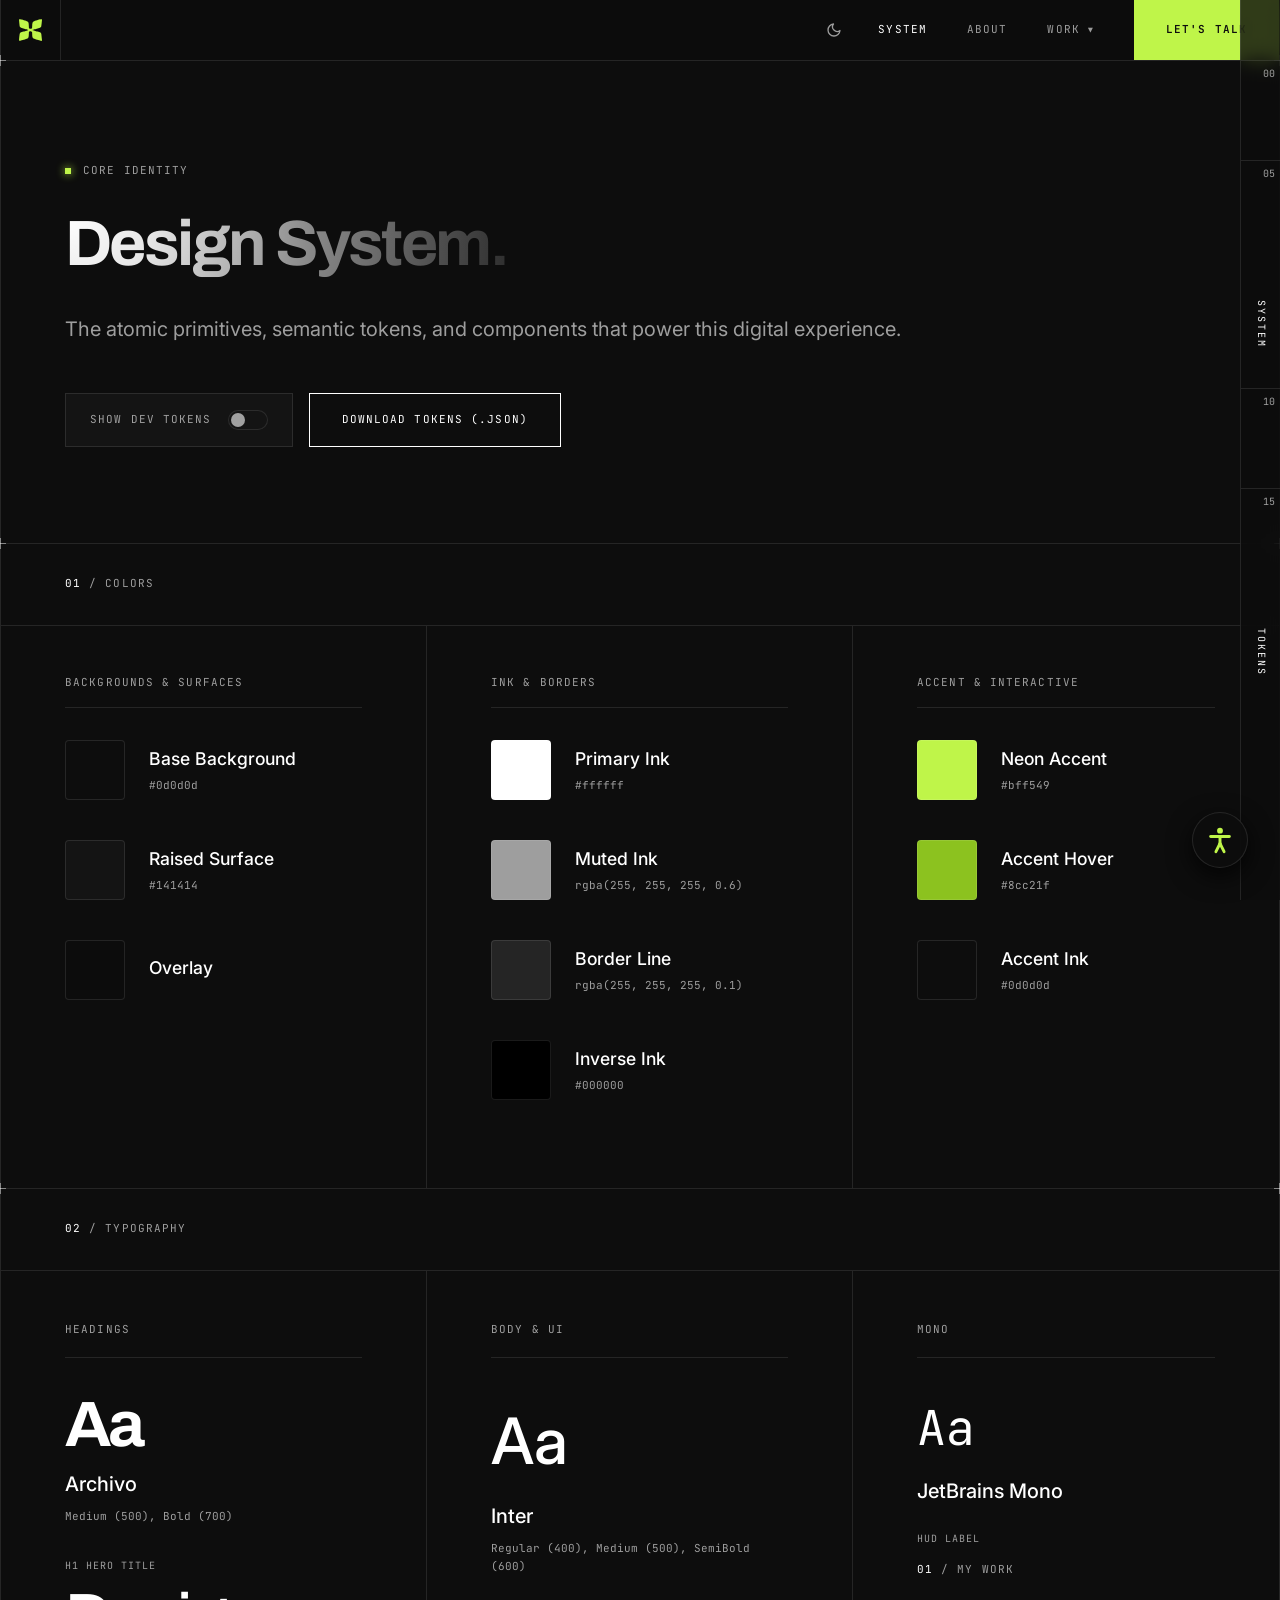
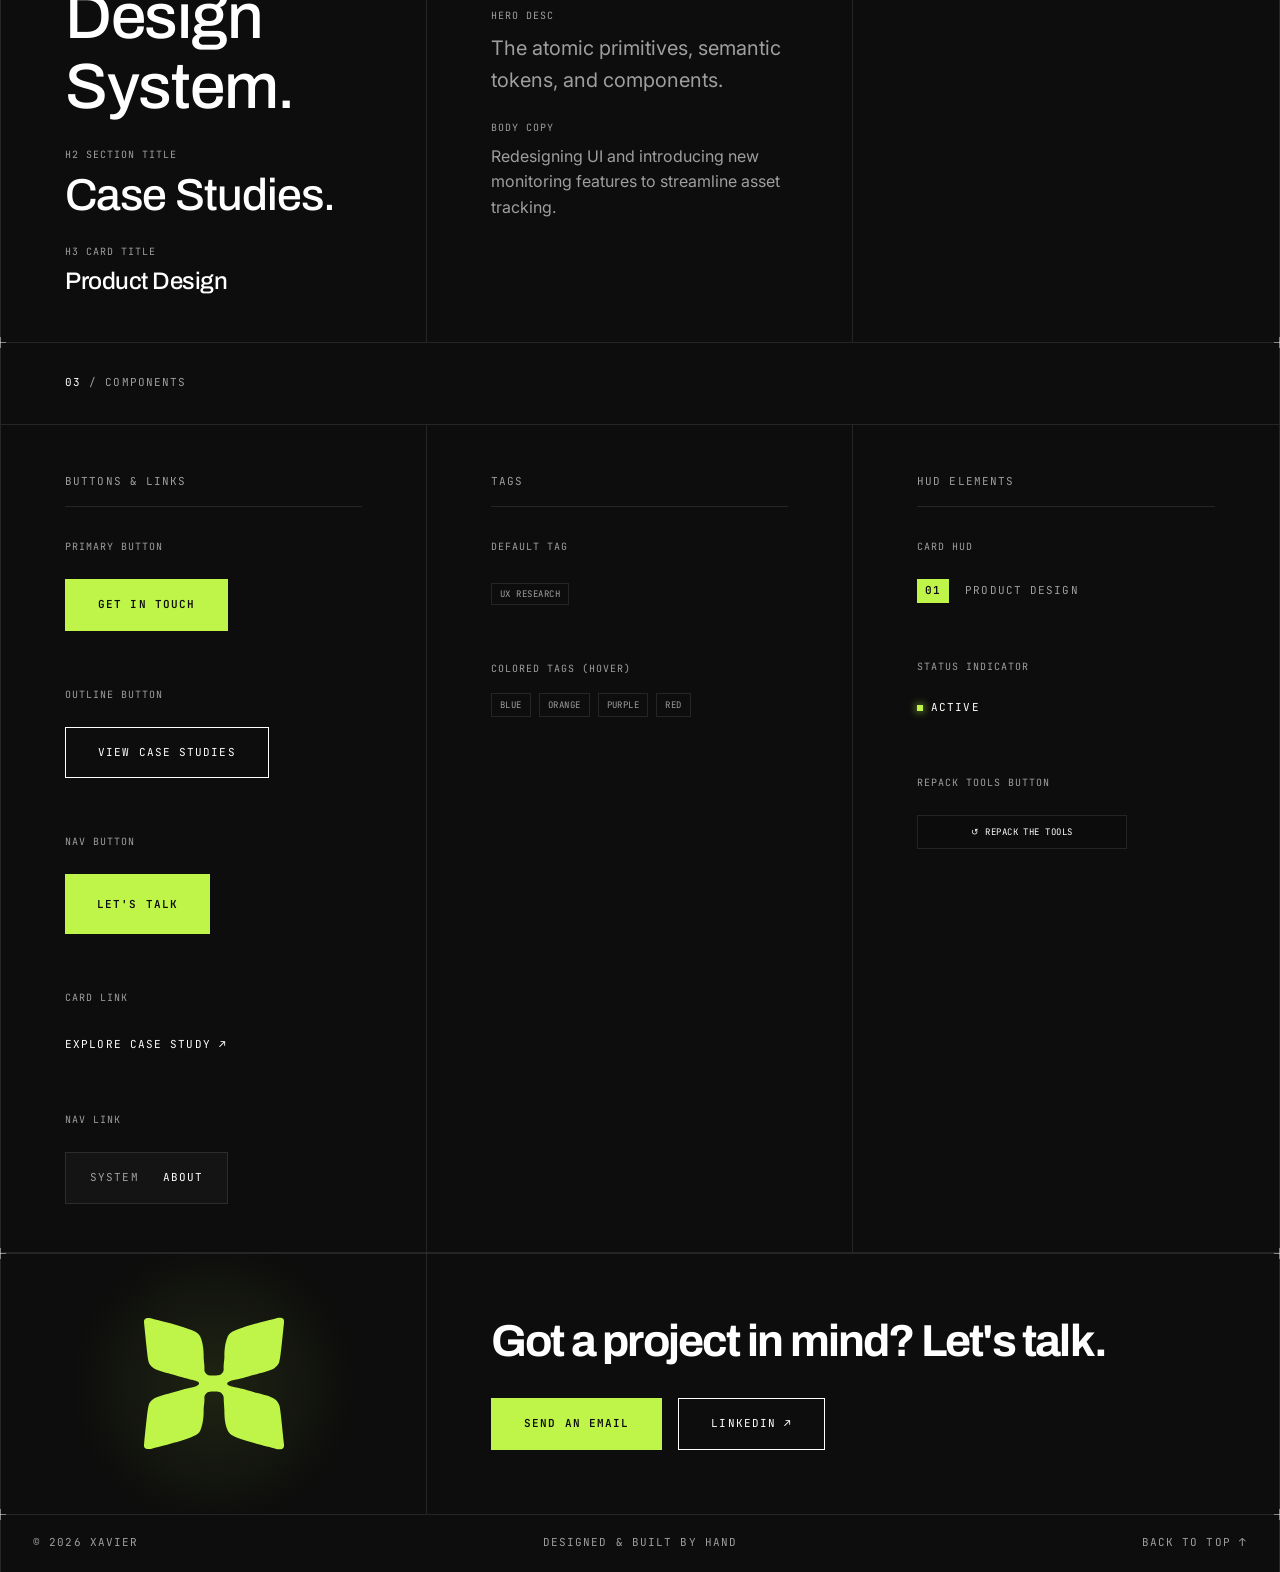
<file: design-system.html>
<!DOCTYPE html>
<html lang="en">

<head>
    <meta charset="UTF-8">
    <meta name="viewport" content="width=device-width, initial-scale=1.0">
    <title>Design System | Xavier</title>
    <link rel="icon" type="image/svg+xml" href="assets/xlogo.svg">

    <!-- Google Fonts -->
    <link rel="preconnect" href="https://fonts.googleapis.com">
    <link rel="preconnect" href="https://fonts.gstatic.com" crossorigin>
    <link
        href="https://fonts.googleapis.com/css2?family=Archivo:wght@400;500;700&family=Inter:wght@400;500;600&family=JetBrains+Mono:wght@400;500&display=swap"
        rel="stylesheet">

    <link rel="stylesheet" href="style.css">
</head>

<body>

    <!-- Right HUD Ruler -->
    <div class="hud-ruler">
        <div class="ruler-tick"><span>00</span></div>
        <div class="ruler-tick"><span>05</span></div>
        <div class="ruler-text">SYSTEM</div>
        <div class="ruler-tick"><span>10</span></div>
        <div class="ruler-tick"><span>15</span></div>
        <div class="ruler-text">TOKENS</div>
    </div>

    <div class="site-wrapper">

        <!-- Navigation -->
        <nav class="top-nav draw-line-bottom">
            <a href="index.html" class="nav-brand" aria-label="Xavier — home">
                <img src="assets/xlogo.svg" alt="Xavier" class="nav-logo">
            </a>
            <div class="nav-links">
                <button class="theme-toggle-btn" id="theme-toggle" aria-label="Toggle theme">
                    <svg class="sun-icon" xmlns="http://www.w3.org/2000/svg" width="16" height="16" viewBox="0 0 24 24" fill="none" stroke="currentColor" stroke-width="2" stroke-linecap="round" stroke-linejoin="round"><circle cx="12" cy="12" r="5"></circle><line x1="12" y1="1" x2="12" y2="3"></line><line x1="12" y1="21" x2="12" y2="23"></line><line x1="4.22" y1="4.22" x2="5.64" y2="5.64"></line><line x1="18.36" y1="18.36" x2="19.78" y2="19.78"></line><line x1="1" y1="12" x2="3" y2="12"></line><line x1="21" y1="12" x2="23" y2="12"></line><line x1="4.22" y1="19.78" x2="5.64" y2="18.36"></line><line x1="18.36" y1="5.64" x2="19.78" y2="4.22"></line></svg>
                    <svg class="moon-icon" xmlns="http://www.w3.org/2000/svg" width="16" height="16" viewBox="0 0 24 24" fill="none" stroke="currentColor" stroke-width="2" stroke-linecap="round" stroke-linejoin="round"><path d="M21 12.79A9 9 0 1 1 11.21 3 7 7 0 0 0 21 12.79z"></path></svg>
                </button>
                <a href="design-system.html" class="nav-text active">SYSTEM</a>
                <a href="index.html#about" class="nav-text">ABOUT</a>

                <div class="dropdown-wrapper">
                    <a href="index.html#work" class="nav-text dropdown-toggle">WORK <span class="chevron">▼</span></a>
                    <div class="dropdown-menu">
                        <a href="index.html#case1">Kahi v2.0 Redesign</a>
                        <a href="index.html#case2">AI-Powered Web Delivery</a>
                        <a href="index.html#case3">Headless Design System</a>
                    </div>
                </div>

                <a href="index.html#contact" class="btn-primary">LET'S TALK</a>
            </div>
        </nav>

        <!-- Hero Section -->
        <section class="ds-hero draw-line-bottom">
            <div class="ds-hero-content">
                <div class="hud-label" style="gap: 0.75rem;">
                    <span class="status-dot"></span>
                    <span class="hud-title">CORE IDENTITY</span>
                </div>
                <h1 class="hero-title" style="margin-bottom: 2rem;">Design System.</h1>
                <p class="hero-desc">
                    The atomic primitives, semantic tokens, and components that power this digital experience.
                </p>

                <div style="display: flex; align-items: stretch; gap: 1rem; margin-top: 3rem;">
                    <div class="ds-toggle-wrapper" style="margin-top: 0; display: flex; align-items: center;">
                        <div class="hud-subtitle" style="margin-bottom: 0;">SHOW DEV TOKENS</div>
                        <label class="a11y-toggle">
                            <input type="checkbox" id="ds-token-toggle">
                            <span class="a11y-slider"></span>
                        </label>
                    </div>
                    <a href="tokens.json" download="tokens.json" class="btn btn-outline"
                        style="display: inline-flex; align-items: center;">DOWNLOAD TOKENS (.JSON)</a>
                </div>
            </div>
        </section>

        <!-- Colors -->
        <section class="ds-section draw-line-bottom">
            <div class="section-header">
                <div class="hud-label">
                    <span class="hud-number">01</span>
                    <span class="hud-divider">/</span>
                    <span class="hud-title">COLORS</span>
                </div>
            </div>

            <div class="ds-grid">
                <div class="ds-column border-right">
                    <div class="ds-subheading">Backgrounds & Surfaces</div>
                    <div class="color-swatch-wrapper">
                        <div class="color-swatch" style="background: var(--bg); border: 1px solid var(--line);"></div>
                        <div class="color-info">
                            <div class="color-name">Base Background</div>
                            <div class="color-hex" data-var="--bg">#0D0D0D</div>
                        </div>
                        <div class="ds-token" data-token="color.background.base"></div>
                    </div>
                    <div class="color-swatch-wrapper">
                        <div class="color-swatch" style="background: var(--bg-raised); border: 1px solid var(--line);">
                        </div>
                        <div class="color-info">
                            <div class="color-name">Raised Surface</div>
                            <div class="color-hex" data-var="--bg-raised">#141414</div>
                        </div>
                        <div class="ds-token" data-token="color.background.raised"></div>
                    </div>
                    <div class="color-swatch-wrapper">
                        <div class="color-swatch" style="background: rgba(13, 13, 13, 0.6); border: 1px solid var(--line);">
                        </div>
                        <div class="color-info">
                            <div class="color-name">Overlay</div>
                            <div class="color-hex" data-var="--bg-overlay">rgba(13, 13, 13, 0.6)</div>
                        </div>
                        <div class="ds-token" data-token="color.background.overlay"></div>
                    </div>
                </div>

                <div class="ds-column border-right">
                    <div class="ds-subheading">Ink & Borders</div>
                    <div class="color-swatch-wrapper">
                        <div class="color-swatch" style="background: var(--ink);"></div>
                        <div class="color-info">
                            <div class="color-name">Primary Ink</div>
                            <div class="color-hex" data-var="--ink">#FFFFFF</div>
                        </div>
                        <div class="ds-token" data-token="color.ink.primary"></div>
                    </div>
                    <div class="color-swatch-wrapper">
                        <div class="color-swatch" style="background: var(--ink-muted);"></div>
                        <div class="color-info">
                            <div class="color-name">Muted Ink</div>
                            <div class="color-hex" data-var="--ink-muted">rgba(255, 255, 255, 0.6)</div>
                        </div>
                        <div class="ds-token" data-token="color.ink.muted"></div>
                    </div>
                    <div class="color-swatch-wrapper">
                        <div class="color-swatch" style="background: var(--line);"></div>
                        <div class="color-info">
                            <div class="color-name">Border Line</div>
                            <div class="color-hex" data-var="--line">rgba(255, 255, 255, 0.1)</div>
                        </div>
                        <div class="ds-token" data-token="color.border.line"></div>
                    </div>
                    <div class="color-swatch-wrapper">
                        <div class="color-swatch" style="background: #000000; border: 1px solid var(--line);"></div>
                        <div class="color-info">
                            <div class="color-name">Inverse Ink</div>
                            <div class="color-hex" data-var="--ink-inverse">#000000</div>
                        </div>
                        <div class="ds-token" data-token="color.ink.inverse"></div>
                    </div>
                </div>

                <div class="ds-column">
                    <div class="ds-subheading">Accent & Interactive</div>
                    <div class="color-swatch-wrapper">
                        <div class="color-swatch" style="background: var(--accent);"></div>
                        <div class="color-info">
                            <div class="color-name">Neon Accent</div>
                            <div class="color-hex" data-var="--accent">#BFF549</div>
                        </div>
                        <div class="ds-token" data-token="color.accent.base"></div>
                    </div>
                    <div class="color-swatch-wrapper">
                        <div class="color-swatch" style="background: var(--accent-hover);"></div>
                        <div class="color-info">
                            <div class="color-name">Accent Hover</div>
                            <div class="color-hex" data-var="--accent-hover">#8CC21F</div>
                        </div>
                        <div class="ds-token" data-token="color.accent.hover"></div>
                    </div>
                    <div class="color-swatch-wrapper">
                        <div class="color-swatch" style="background: var(--accent-ink);"></div>
                        <div class="color-info">
                            <div class="color-name">Accent Ink</div>
                            <div class="color-hex" data-var="--accent-ink">#0D0D0D</div>
                        </div>
                        <div class="ds-token" data-token="color.accent.ink"></div>
                    </div>
                </div>
            </div>
        </section>

        <!-- Typography -->
        <section class="ds-section draw-line-bottom">
            <div class="section-header">
                <div class="hud-label">
                    <span class="hud-number">02</span>
                    <span class="hud-divider">/</span>
                    <span class="hud-title">TYPOGRAPHY</span>
                </div>
            </div>

            <div class="ds-grid">
                <div class="ds-column border-right type-col">
                    <div class="ds-subheading">Headings <div class="ds-token ds-token-inline"
                            data-token="typography.fontFamily.display"></div>
                    </div>
                    <div class="type-specimen">
                        <div class="type-preview"
                            style="font-family: var(--font-display); font-size: 4rem; font-weight: 700; line-height: 1.1; letter-spacing: -0.04em;">
                            Aa</div>
                        <div class="type-name">Archivo</div>
                        <div class="type-weights">Medium (500), Bold (700)</div>

                        <div class="type-example" style="margin-top: 2rem;">
                            <div class="type-label">H1 HERO TITLE</div>
                            <h1 style="font-size: clamp(3rem, 5vw, 4.5rem);">Design System.</h1>
                        </div>
                        <div class="type-example" style="margin-top: 1.5rem;">
                            <div class="type-label">H2 SECTION TITLE</div>
                            <h2 style="font-size: clamp(2rem, 3.5vw, 3rem);">Case Studies.</h2>
                        </div>
                        <div class="type-example" style="margin-top: 1.5rem;">
                            <div class="type-label">H3 CARD TITLE</div>
                            <h3 style="font-size: 1.5rem;">Product Design</h3>
                        </div>
                    </div>
                </div>

                <div class="ds-column border-right type-col">
                    <div class="ds-subheading">Body & UI <div class="ds-token ds-token-inline"
                            data-token="typography.fontFamily.body"></div>
                    </div>
                    <div class="type-specimen">
                        <div class="type-preview"
                            style="font-family: var(--font-body); font-size: 4rem; font-weight: 500;">Aa</div>
                        <div class="type-name">Inter</div>
                        <div class="type-weights">Regular (400), Medium (500), SemiBold (600)</div>

                        <div class="type-example" style="margin-top: 2rem;">
                            <div class="type-label">HERO DESC</div>
                            <p style="font-size: 1.25rem; color: var(--ink-muted);">The atomic primitives, semantic
                                tokens, and components.</p>
                        </div>
                        <div class="type-example" style="margin-top: 1.5rem;">
                            <div class="type-label">BODY COPY</div>
                            <p style="font-size: 1rem; color: var(--ink-muted);">Redesigning UI and introducing new
                                monitoring features to streamline asset tracking.</p>
                        </div>
                    </div>
                </div>

                <div class="ds-column type-col">
                    <div class="ds-subheading">Mono <div class="ds-token ds-token-inline"
                            data-token="typography.fontFamily.mono"></div>
                    </div>

                    <div class="type-specimen" style="margin-bottom: 2.5rem;">
                        <div class="type-preview" style="font-family: var(--font-mono); font-size: 3rem;">Aa</div>
                        <div class="type-name">JetBrains Mono</div>

                        <div class="type-example" style="margin-top: 1.5rem;">
                            <div class="type-label">HUD LABEL</div>
                            <div class="hud-label" style="margin-bottom:0;"><span class="hud-number">01</span><span
                                    class="hud-divider">/</span><span class="hud-title">MY WORK</span></div>
                        </div>
                    </div>
                </div>
            </div>
        </section>

        <!-- Components -->
        <section class="ds-section">
            <div class="section-header">
                <div class="hud-label">
                    <span class="hud-number">03</span>
                    <span class="hud-divider">/</span>
                    <span class="hud-title">COMPONENTS</span>
                </div>
            </div>

            <div class="ds-grid">
                <div class="ds-column border-right">
                    <div class="ds-subheading">Buttons & Links</div>
                    <div class="component-showcase">
                        <div class="comp-item">
                            <div class="type-label">PRIMARY BUTTON</div>
                            <div style="margin-top: 1rem; position: relative; display: inline-block;">
                                <a href="#" class="btn btn-filled" onclick="event.preventDefault()">GET IN TOUCH</a>
                                <div class="ds-token ds-token-comp" data-token="component.button.primary"></div>
                            </div>
                        </div>
                        <div class="comp-item" style="margin-top: 3.5rem;">
                            <div class="type-label">OUTLINE BUTTON</div>
                            <div style="margin-top: 1rem; position: relative; display: inline-block;">
                                <a href="#" class="btn btn-outline" onclick="event.preventDefault()">VIEW CASE
                                    STUDIES</a>
                                <div class="ds-token ds-token-comp" data-token="component.button.outline"></div>
                            </div>
                        </div>
                        <div class="comp-item" style="margin-top: 3.5rem;">
                            <div class="type-label">NAV BUTTON</div>
                            <div style="margin-top: 1rem; position: relative; display: inline-block;">
                                <a href="#" class="btn-primary" style="display: inline-flex; height: 60px;"
                                    onclick="event.preventDefault()">LET'S TALK</a>
                                <div class="ds-token ds-token-comp" data-token="component.button.nav"></div>
                            </div>
                        </div>
                        <div class="comp-item" style="margin-top: 3.5rem;">
                            <div class="type-label">CARD LINK</div>
                            <div style="margin-top: 1rem; position: relative; display: inline-block;">
                                <a href="#" class="card-link" onclick="event.preventDefault()">EXPLORE CASE STUDY ↗</a>
                                <div class="ds-token ds-token-comp" data-token="component.link.card"></div>
                            </div>
                        </div>
                        <div class="comp-item" style="margin-top: 3.5rem;">
                            <div class="type-label">NAV LINK</div>
                            <div style="margin-top: 1rem; position: relative; display: inline-block;">
                                <div class="nav-links"
                                    style="display: flex; gap: 1.5rem; background: var(--bg-raised); padding: 1rem 1.5rem; border: 1px solid var(--line);">
                                    <a href="#" class="nav-text" onclick="event.preventDefault()">SYSTEM</a>
                                    <a href="#" class="nav-text active" onclick="event.preventDefault()">ABOUT</a>
                                </div>
                                <div class="ds-token ds-token-comp" data-token="component.link.nav"></div>
                            </div>
                        </div>
                    </div>
                </div>

                <div class="ds-column border-right">
                    <div class="ds-subheading">Tags</div>
                    <div class="component-showcase">
                        <div class="comp-item">
                            <div class="type-label">DEFAULT TAG</div>
                            <div style="margin-top: 1rem; position: relative; display: inline-block;">
                                <span class="tag">UX RESEARCH</span>
                                <div class="ds-token ds-token-comp" data-token="component.tag.default"></div>
                            </div>
                        </div>
                        <div class="comp-item" style="margin-top: 3.5rem;">
                            <div class="type-label">COLORED TAGS (HOVER)</div>
                            <div
                                style="margin-top: 1rem; position: relative; display: flex; gap: 0.5rem; flex-wrap: wrap;">
                                <span class="tag" data-color="blue">BLUE</span>
                                <span class="tag" data-color="orange">ORANGE</span>
                                <span class="tag" data-color="purple">PURPLE</span>
                                <span class="tag" data-color="red">RED</span>
                                <div class="ds-token ds-token-comp" style="width:fit-content;"
                                    data-token="component.tag.colored"></div>
                            </div>
                        </div>
                    </div>
                </div>

                <div class="ds-column">
                    <div class="ds-subheading">HUD Elements</div>
                    <div class="component-showcase">
                        <div class="comp-item">
                            <div class="type-label">CARD HUD</div>
                            <div style="margin-top: 1rem; position: relative; display: inline-block;">
                                <div class="card-hud" style="margin-bottom:0;">
                                    <span class="card-num bg-accent">01</span>
                                    <span class="card-category">PRODUCT DESIGN</span>
                                </div>
                                <div class="ds-token ds-token-comp" data-token="component.hud.card"></div>
                            </div>
                        </div>
                        <div class="comp-item" style="margin-top: 3.5rem;">
                            <div class="type-label">STATUS INDICATOR</div>
                            <div
                                style="margin-top: 1rem; position: relative; display: inline-flex; align-items: center; gap: 0.5rem;">
                                <span class="status-dot"></span>
                                <span class="hud-subtitle" style="color:var(--ink);">ACTIVE</span>
                                <div class="ds-token ds-token-comp" data-token="component.hud.status"></div>
                            </div>
                        </div>
                        <div class="comp-item" style="margin-top: 3.5rem;">
                            <div class="type-label">REPACK TOOLS BUTTON</div>
                            <div style="margin-top: 1rem; position: relative; display: inline-block;">
                                <button type="button" class="box-hud__repack"
                                    style="opacity: 1; transform: translateY(0); position: relative; pointer-events: auto; width: 210px; height: 34px;">↺
                                    REPACK THE TOOLS</button>
                                <div class="ds-token ds-token-comp" data-token="component.hud.repack"></div>
                            </div>
                        </div>
                    </div>
                </div>
            </div>
        </section>

        <!-- Footer -->
        <footer id="contact" class="site-footer" style="margin-top: 0; border-top: 1px solid var(--line);">
            <div class="footer-mark border-right">
                <img src="assets/xlogo.svg" alt="Xavier logo mark" class="footer-logo">
            </div>
            <div class="footer-main">
                <h2 class="footer-title">Got a project in mind? Let's talk.</h2>
                <div class="hero-ctas">
                    <a href="mailto:hello@example.com" class="btn btn-filled">SEND AN EMAIL</a>
                    <a href="#" class="btn btn-outline">LINKEDIN ↗</a>
                </div>
            </div>
            <div class="footer-bottom">
                <span>© 2026 XAVIER</span>
                <span>DESIGNED &amp; BUILT BY HAND</span>
                <a href="#" class="back-to-top" id="back-to-top">BACK TO TOP ↑</a>
            </div>
        </footer>
    </div>

    <!-- Accessibility HUD -->
    <div class="a11y-fab-wrapper">
        <div class="a11y-menu" id="a11y-menu">
            <div class="a11y-menu-header">Accessibility</div>
            <label class="a11y-toggle">
                <span>Large Text</span>
                <input type="checkbox" id="a11y-large-text-toggle">
                <span class="a11y-slider"></span>
            </label>
        </div>
        <button class="a11y-fab" id="a11y-fab" aria-label="Accessibility Options">
            <svg viewBox="0 0 24 24" width="28" height="28" stroke="currentColor" stroke-width="2.5" stroke-linecap="round" stroke-linejoin="round" fill="none">
                <circle cx="12" cy="4" r="2.5" fill="currentColor" stroke="none"></circle>
                <path d="M12 9v6"></path>
                <path d="M4 9h16"></path>
                <path d="M12 15l-3.5 7"></path>
                <path d="M12 15l3.5 7"></path>
            </svg>
        </button>
    </div>

    <script>
        // Token Toggle Logic
        const tokenToggle = document.getElementById('ds-token-toggle');
        tokenToggle.addEventListener('change', (e) => {
            if (e.target.checked) {
                document.body.classList.add('show-tokens');
            } else {
                document.body.classList.remove('show-tokens');
            }
        });

        // Accessibility FAB logic
        const a11yFab = document.getElementById('a11y-fab');
        const a11yMenu = document.getElementById('a11y-menu');
        const a11yLargeTextToggle = document.getElementById('a11y-large-text-toggle');

        if (a11yFab && a11yMenu) {
            a11yFab.addEventListener('click', () => {
                a11yMenu.classList.toggle('is-open');
            });

            // Close menu when clicking outside
            document.addEventListener('click', (e) => {
                if (!a11yFab.contains(e.target) && !a11yMenu.contains(e.target)) {
                    a11yMenu.classList.remove('is-open');
                }
            });
        }

        if (a11yLargeTextToggle) {
            const currentA11y = localStorage.getItem('a11y-large-text') === 'true';
            if (currentA11y) {
                document.body.classList.add('a11y-large-text');
                a11yLargeTextToggle.checked = true;
            }

            a11yLargeTextToggle.addEventListener('change', (e) => {
                if (e.target.checked) {
                    document.body.classList.add('a11y-large-text');
                    localStorage.setItem('a11y-large-text', 'true');
                } else {
                    document.body.classList.remove('a11y-large-text');
                    localStorage.setItem('a11y-large-text', 'false');
                }
            });
        }

        // Header interactive title from index.js
        const heroTitle = document.querySelector('.hero-title');
        if (heroTitle) {
            heroTitle.addEventListener('mousemove', (e) => {
                const rect = heroTitle.getBoundingClientRect();
                const x = ((e.clientX - rect.left) / rect.width) * 100;
                const y = ((e.clientY - rect.top) / rect.height) * 100;
                heroTitle.style.setProperty('--gx', `${x}%`);
                heroTitle.style.setProperty('--gy', `${y}%`);
            });
            heroTitle.addEventListener('mouseleave', () => {
                heroTitle.style.setProperty('--gx', '0%');
                heroTitle.style.setProperty('--gy', '0%');
            });
        }

        // Fade in elements on scroll
        const revealElements = document.querySelectorAll('.ds-section');
        const revealOptions = {
            threshold: 0.1,
            rootMargin: "0px 0px -50px 0px"
        };
        const revealObserver = new IntersectionObserver(function (entries, observer) {
            entries.forEach(entry => {
                if (!entry.isIntersecting) return;
                entry.target.classList.add('visible');
                observer.unobserve(entry.target);
            });
        }, revealOptions);
        revealElements.forEach(el => revealObserver.observe(el));

        // Theme Toggle Logic
        const themeToggle = document.getElementById('theme-toggle');
        const currentTheme = localStorage.getItem('theme') || 'dark';

        function updateHexCodes() {
            const hexElements = document.querySelectorAll('.color-hex[data-var]');
            hexElements.forEach(el => {
                const varName = el.getAttribute('data-var');
                let val = getComputedStyle(document.documentElement).getPropertyValue(varName).trim();
                
                // If it's the rgba one for --ink-muted or --line
                if (val.includes('var(--ink-rgb)')) {
                    const rgb = getComputedStyle(document.documentElement).getPropertyValue('--ink-rgb').trim();
                    val = val.replace('var(--ink-rgb)', rgb);
                }
                
                el.textContent = val;
                
                // Update swatch backgrounds if they are inline styled to something specific?
                // Actually the swatches are already styled with `var(--varName)` in HTML, so they update automatically!
            });
        }
        
        function updateLogos(theme) {
            const logos = document.querySelectorAll('img[src*="xlogo"]');
            logos.forEach(logo => {
                if (theme === 'light') {
                    logo.src = logo.src.replace('xlogo.svg', 'xlogo-light.svg');
                } else {
                    logo.src = logo.src.replace('xlogo-light.svg', 'xlogo.svg');
                }
            });
        }

        if (currentTheme === 'light') {
            document.documentElement.setAttribute('data-theme', 'light');
            updateLogos('light');
        }

        // Initial call - wait until after theme is set
        updateHexCodes();
        
        themeToggle.addEventListener('click', () => {
            // Add transition class for smooth theme switching
            document.documentElement.classList.add('theme-transition');
            
            let theme = document.documentElement.getAttribute('data-theme');
            if (theme === 'light') {
                document.documentElement.removeAttribute('data-theme');
                localStorage.setItem('theme', 'dark');
                updateLogos('dark');
            } else {
                document.documentElement.setAttribute('data-theme', 'light');
                localStorage.setItem('theme', 'light');
                updateLogos('light');
            }
            
            // Remove transition class after the transition finishes (400ms)
            setTimeout(() => {
                document.documentElement.classList.remove('theme-transition');
                updateHexCodes();
            }, 400);
        });
    </script>
</body>

</html>
</file>
<file: style.css>
:root {
    /* Colors */
    --bg: #0d0d0d;
    --bg-raised: #141414;
    --ink: #ffffff;
    --ink-muted: rgba(var(--ink-rgb), 0.6);
    --line: rgba(var(--ink-rgb), 0.1);
    --accent: #bff549;
    /* The neon lime green */
    --accent-hover: #8cc21f;
    --accent-ink: #0d0d0d;
    /* Dark text on green background */
    
    --bg-rgb: 13, 13, 13;
    --ink-rgb: 255, 255, 255;
    --accent-rgb: 191, 245, 73;
    --ink-inverse: #000000;
    --brand-white: #ffffff;

    /* Typography */
    --font-display: 'Archivo', sans-serif;
    --font-body: 'Inter', sans-serif;
    --font-mono: 'JetBrains Mono', monospace;
    /* Spacing */
    --ruler-width: 40px;
}

[data-theme="light"] {
    --bg: #f5f5f5;
    --bg-raised: #ffffff;
    --ink: #000000;
    --ink-muted: rgba(var(--ink-rgb), 0.6);
    --line: rgba(var(--ink-rgb), 0.1);
    --accent: #4b8c00;
    --accent-hover: #376600;
    --accent-ink: #ffffff;

    --bg-rgb: 245, 245, 245;
    --ink-rgb: 0, 0, 0;
    --accent-rgb: 75, 140, 0;
    --ink-inverse: #ffffff;
    --brand-white: #000000;
}

[data-theme="light"] .hero-title {
    background: radial-gradient(circle farthest-corner at var(--gx) var(--gy),
            #000000 0%,
            #333333 20%,
            #8a8a8a 55%,
            #cccccc 100%);
    -webkit-background-clip: text;
}

* {
    box-sizing: border-box;
    margin: 0;
    padding: 0;
}

html {
    scroll-behavior: smooth;
}

body {
    background-color: var(--bg);
    color: var(--ink);
    font-family: var(--font-body);
    line-height: 1.6;
    overflow-x: hidden;
    cursor: crosshair;
}

* {
    cursor: crosshair !important;
}

::selection {
    background-color: var(--accent);
    color: var(--accent-ink);
}

/* Base Typography */
h1,
h2,
h3,
h4 {
    font-family: var(--font-display);
    font-weight: 500;
    line-height: 1.1;
    letter-spacing: -0.02em;
}

/* Removed .serif-text */

a {
    color: inherit;
    text-decoration: none;
}

/* =========================================
   HUD RULER SCROLLBAR 
   ========================================= */
.hud-ruler {
    position: fixed;
    top: 0;
    right: 0;
    width: var(--ruler-width);
    height: 100vh;
    border-left: 1px solid var(--line);
    background: rgba(var(--bg-rgb), 0.8);
    backdrop-filter: blur(10px);
    z-index: 100;
    display: flex;
    flex-direction: column;
    align-items: center;
    padding-top: 60px;
    font-family: var(--font-mono);
    font-size: 10px;
    color: var(--ink-muted);
}

.ruler-tick {
    width: 100%;
    position: relative;
    height: 100px;
    border-top: 1px solid var(--line);
}

.ruler-tick span {
    position: absolute;
    top: 5px;
    right: 5px;
}

.ruler-text {
    writing-mode: vertical-rl;
    text-transform: uppercase;
    letter-spacing: 0.2em;
    margin: 40px 0;
    color: var(--ink);
}

/* =========================================
   LAYOUT WRAPPER & STRUCTURAL LINES
   ========================================= */
.site-wrapper {
    margin: 0 auto;
    border-left: 1px solid var(--line);
    border-right: 1px solid var(--line);
    max-width: 1400px;
    background-color: var(--bg);
    position: relative;
}

.draw-line-bottom {
    position: relative;
}

.draw-line-bottom::after {
    content: '';
    position: absolute;
    bottom: -1px;
    /* Align perfectly with the border */
    left: 50%;
    transform: translateX(-50%);
    width: 100vw;
    height: 1px;
    background-color: var(--line);
    z-index: 1;
    pointer-events: none;
}

/* "+" registration marks where full-bleed lines cross the column borders.
   11px marks centred on the 1px line + 1px wrapper border. */
.draw-line-bottom::before,
.site-footer::after,
.footer-bottom::after {
    content: '';
    position: absolute;
    left: -6px;
    right: -6px;
    height: 11px;
    pointer-events: none;
    z-index: 2;
    --mark: rgba(var(--ink-rgb), 0.45);
    background:
        linear-gradient(var(--mark), var(--mark)) left center / 11px 1px no-repeat,
        linear-gradient(var(--mark), var(--mark)) 5px 0 / 1px 11px no-repeat,
        linear-gradient(var(--mark), var(--mark)) right center / 11px 1px no-repeat,
        linear-gradient(var(--mark), var(--mark)) right 5px top 0 / 1px 11px no-repeat;
}

.draw-line-bottom::before {
    bottom: -6px;
}

.site-footer::after,
.footer-bottom::after {
    top: -5px;
}

/* Utilities */
.border-right {
    border-right: 1px solid var(--line);
}

.grid-2 {
    display: grid;
    grid-template-columns: 1fr 1fr;
}

.grid-3 {
    display: grid;
    grid-template-columns: repeat(3, 1fr);
}

/* =========================================
   HUD LABELS (Top left of sections)
   ========================================= */
.hud-label {
    display: inline-flex;
    align-items: center;
    font-family: var(--font-mono);
    font-size: 11px;
    letter-spacing: 0.1em;
    text-transform: uppercase;
    color: var(--ink-muted);
    margin-bottom: 2rem;
}

.hud-number {
    color: var(--ink);
}

.hud-divider {
    margin: 0 0.5rem;
}

.hud-title {
    color: var(--ink-muted);
}

/* =========================================
   NAVIGATION 
   ========================================= */
.top-nav {
    display: flex;
    justify-content: space-between;
    align-items: stretch;
    height: 60px;
    background: rgba(var(--bg-rgb), 0.9);
    backdrop-filter: blur(10px);
    position: sticky;
    top: 0;
    z-index: 50;
}

.nav-brand {
    aspect-ratio: 1 / 1;
    padding: 0;
    justify-content: center;
    display: flex;
    align-items: center;
    border-right: 1px solid var(--line);
    transition: background 0.2s ease;
}

.nav-brand:hover {
    background: rgba(var(--ink-rgb), 0.03);
}

.nav-logo {
    height: 22px;
    width: auto;
    display: block;
}

.nav-links {
    display: flex;
    align-items: stretch;
    gap: 2.5rem;
}

.nav-links>a.nav-text,
.dropdown-wrapper>a.nav-text {
    display: flex;
    align-items: center;
    font-family: var(--font-mono);
    font-size: 11px;
    letter-spacing: 0.1em;
    text-transform: uppercase;
    color: var(--ink-muted);
    transition: color 0.2s ease;
    cursor: pointer;
}

.nav-links>a.nav-text:hover,
.dropdown-wrapper>a.nav-text:hover,
.dropdown-wrapper:hover>a.nav-text {
    color: var(--ink);
}

.nav-links>a.nav-text.active,
.dropdown-wrapper>a.nav-text.active {
    color: var(--ink);
}

.btn-primary {
    display: inline-flex;
    align-items: center;
    justify-content: center;
    padding: 0 2rem;
    background: var(--accent);
    color: var(--accent-ink);
    font-weight: 600;
    font-family: var(--font-mono);
    font-size: 11px;
    letter-spacing: 0.1em;
    text-transform: uppercase;
    transition: background 0.2s ease;
    text-decoration: none;
    border: none;
    cursor: pointer;
}

.btn-primary:hover {
    background: var(--accent-hover);
}

.dropdown-wrapper {
    position: relative;
    display: flex;
    align-items: stretch;
}

.chevron {
    font-size: 8px;
    margin-left: 0.5rem;
    transition: transform 0.2s ease;
}

.dropdown-wrapper:hover .chevron {
    transform: rotate(180deg);
}

.dropdown-menu {
    position: absolute;
    top: 100%;
    left: 50%;
    transform: translateX(-50%) translateY(10px);
    background: rgba(var(--bg-rgb), 0.95);
    backdrop-filter: blur(10px);
    border: 1px solid var(--line);
    min-width: 220px;
    display: flex;
    flex-direction: column;
    opacity: 0;
    visibility: hidden;
    transition: all 0.2s ease;
    z-index: 100;
}

.dropdown-wrapper:hover .dropdown-menu {
    opacity: 1;
    visibility: visible;
    transform: translateX(-50%) translateY(0);
}

.dropdown-menu a {
    padding: 1rem;
    font-family: var(--font-mono);
    font-size: 11px;
    letter-spacing: 0.1em;
    color: var(--ink-muted);
    text-transform: uppercase;
    border-bottom: 1px solid var(--line);
    transition: all 0.2s ease;
    white-space: nowrap;
    display: block;
}

.dropdown-menu a:last-child {
    border-bottom: none;
}

.dropdown-menu a:hover {
    background: var(--ink);
    color: var(--bg);
}

/* =========================================
   HERO SECTION 
   ========================================= */
.hero {
    /* Reduce hero height so marquee is visible above the fold */
    min-height: calc(100vh - 60px - 73px);
    /* 100vh - nav - tools strip */
    /* 2fr/1fr = same boundary as the 2nd/3rd case-card divider,
       so the vertical line runs continuously down the page */
    grid-template-columns: 2fr 1fr;
}

.hero-content {
    padding: 4rem;
    display: flex;
    flex-direction: column;
    justify-content: center;
}

.hero-title {
    font-size: clamp(3rem, 5vw, 4.5rem);
    margin-bottom: 1.5rem;
    color: var(--ink);
    font-family: var(--font-display);
    font-weight: 700;
    letter-spacing: -0.04em;
    line-height: 1;
    cursor: default;
    width: fit-content;
    padding-bottom: 0.08em;
    /* keep descenders inside the clipped gradient */

    /* White top-left -> dark bottom-right; origin follows the cursor */
    background: radial-gradient(circle farthest-corner at var(--gx) var(--gy),
            #ffffff 0%,
            #e6e6e6 20%,
            #8a8a8a 55%,
            #2e2e2e 100%);
    -webkit-background-clip: text;
    background-clip: text;
    -webkit-text-fill-color: transparent;
    color: transparent;
    transition: --gx 0.35s ease-out, --gy 0.35s ease-out;
}

@property --gx {
    syntax: '<percentage>';
    inherits: false;
    initial-value: 0%;
}

@property --gy {
    syntax: '<percentage>';
    inherits: false;
    initial-value: 0%;
}

.hero-text-wrapper {
    width: fit-content;
    max-width: 100%;
}

.hero-top-row {
    display: flex;
    justify-content: space-between;
    align-items: center;
    margin-bottom: 2rem;
    width: 100%;
}

.hint-wrapper {
    display: flex;
    align-items: center;
    gap: 12px;
}

.hero-desc {
    font-size: 1.25rem;
    color: var(--ink-muted);
    max-width: 90%;
}

.hero-ctas {
    display: flex;
    gap: 1rem;
    margin-top: 2.5rem;
}

.btn {
    font-family: var(--font-mono);
    font-size: 11px;
    letter-spacing: 0.1em;
    padding: 1rem 2rem;
    text-transform: uppercase;
    transition: all 0.2s ease;
    cursor: pointer;
    border: 1px solid transparent;
    display: inline-flex;
    align-items: center;
    justify-content: center;
    background-color: transparent;
}

.btn-sm {
    padding: 0.75rem 1.5rem;
    font-size: 10px;
}

.btn-outline {
    border-color: var(--ink);
    color: var(--ink);
}

.btn-outline:hover {
    background-color: var(--ink);
    color: var(--ink-inverse);
}

.btn-filled {
    background-color: var(--accent);
    color: var(--accent-ink);
    font-weight: 600;
}

.btn-filled:hover {
    background-color: var(--accent-hover);
}

.hero-visual {
    position: relative;
    display: flex;
    align-items: center;
    justify-content: center;
    padding: 4rem;
    min-height: 400px;
}

/* =========================================
   HERO TOOLBOX (physics — see hero-physics.js)
   ========================================= */
.phys-stage {
    position: absolute;
    inset: 0;
    z-index: 3;
    pointer-events: none;
    /* hit-testing happens in JS so buttons stay clickable */
    opacity: 0;
    /* Box dimensions — overwritten by JS to match the physics body */
    --bw: 210px;
    --bh: 170px;
    --bd: 150px;
    --bf: 68px;
    --logo: 40px;
}

.phys-stage.is-ready {
    animation: fadeIn 1s ease-out 0.6s forwards;
}

.box-layer {
    position: absolute;
    left: 0;
    top: 0;
    width: 0;
    height: 0;
    will-change: transform;
}

.box-layer--back {
    z-index: 1;
}

.phys-logos {
    position: absolute;
    inset: 0;
    z-index: 2;
}

.box-layer--front {
    z-index: 3;
}

/* Glow that travels with the box */
.box-glow {
    position: absolute;
    width: 560px;
    height: 560px;
    left: -280px;
    top: -280px;
    border-radius: 50%;
    background: radial-gradient(circle, rgba(var(--accent-rgb), 0.25) 0%, rgba(var(--accent-rgb), 0.1) 40%, transparent 70%);
}

.box-3d {
    position: absolute;
    left: 0;
    top: 0;
    width: 0;
    height: 0;
    transform-style: preserve-3d;
    transform: perspective(1100px) rotateX(-18deg) rotateY(14deg);
}

.box-face,
.box-flap {
    position: absolute;
    left: calc(var(--fw) / -2);
    top: calc(var(--fh) / -2);
    width: var(--fw);
    height: var(--fh);
    border: 1px solid rgba(var(--accent-rgb), 0.8);
    background: rgba(var(--accent-rgb), 0.05);
    /* Glassy faint green */
    box-shadow: inset 0 0 30px rgba(var(--accent-rgb), 0.25), 0 0 20px rgba(var(--accent-rgb), 0.2);
}

.box-face--front {
    --fw: var(--bw);
    --fh: var(--bh);
    transform: translateZ(calc(var(--bd) / 2));
    background: linear-gradient(160deg, rgba(var(--accent-rgb), 0.2) 0%, rgba(var(--accent-rgb), 0.05) 45%, rgba(var(--accent-rgb), 0.15) 100%);
}

.box-face--back {
    --fw: var(--bw);
    --fh: var(--bh);
    transform: translateZ(calc(var(--bd) / -2));
}

.box-face--left {
    --fw: var(--bd);
    --fh: var(--bh);
    transform: translateX(calc(var(--bw) / -2)) rotateY(-90deg);
}

.box-face--right {
    --fw: var(--bd);
    --fh: var(--bh);
    transform: translateX(calc(var(--bw) / 2)) rotateY(90deg);
}

.box-face--bottom {
    --fw: var(--bw);
    --fh: var(--bd);
    transform: translateY(calc(var(--bh) / 2)) rotateX(90deg);
    background: rgba(var(--accent-rgb), 0.08);
    box-shadow: inset 0 0 40px rgba(var(--accent-rgb), 0.25);
}

/* Open cardboard-style flaps, hinged on the top edges and folded outward */
.box-flap {
    transform-origin: 50% 100%;
    background: linear-gradient(to top, rgba(var(--accent-rgb), 0.08), rgba(var(--accent-rgb), 0.02));
}

.box-flap--front {
    --fw: var(--bw);
    --fh: var(--bf);
    transform: translate3d(0, calc(var(--bh) / -2 - var(--bf) / 2), calc(var(--bd) / 2)) rotateX(-38deg);
}

.box-flap--back {
    --fw: var(--bw);
    --fh: var(--bf);
    transform: translate3d(0, calc(var(--bh) / -2 - var(--bf) / 2), calc(var(--bd) / -2)) rotateX(38deg);
}

.box-flap--left {
    --fw: var(--bd);
    --fh: var(--bf);
    transform: translate3d(calc(var(--bw) / -2), calc(var(--bh) / -2 - var(--bf) / 2), 0) rotateY(90deg) rotateX(38deg);
}

.box-flap--right {
    --fw: var(--bd);
    --fh: var(--bf);
    transform: translate3d(calc(var(--bw) / 2), calc(var(--bh) / -2 - var(--bf) / 2), 0) rotateY(90deg) rotateX(-38deg);
}

/* Logos — wrapper carries the glow (filters run before masks), <i> is the masked glyph */
.phys-logo {
    position: absolute;
    left: 0;
    top: 0;
    width: var(--logo);
    height: var(--logo);
    will-change: transform;
    filter: drop-shadow(0 0 6px rgba(var(--accent-rgb), 0.55));
}

.phys-logo i {
    position: absolute;
    inset: 8%;
    background-color: var(--accent);
    -webkit-mask: var(--icon) center / contain no-repeat;
    mask: var(--icon) center / contain no-repeat;
    transition: transform 0.2s ease, background-color 0.2s ease;
}

.phys-logo.is-hover i {
    transform: scale(1.12);
}

.phys-logo.is-held i {
    transform: scale(1.18);
    background-color: #dcff8a;
}

/* Grab cursors (set from JS hit-testing) */
.hero.is-grab,
.hero.is-grab * {
    cursor: grab !important;
}

body.is-grabbing,
body.is-grabbing * {
    cursor: grabbing !important;
    user-select: none;
    -webkit-user-select: none;
}

/* Hint / repack control under the box */
.box-hud {
    position: absolute;
    left: 50%;
    bottom: 2.25rem;
    transform: translateX(-50%);
    width: 210px;
    height: 34px;
    opacity: 0;
    transition: opacity 0.4s ease;
}

.hero.phys-on .box-hud {
    opacity: 1;
}

.box-hud__repack {
    position: absolute;
    inset: 0;
    display: flex;
    align-items: center;
    justify-content: center;
    gap: 0.6rem;
    font-family: var(--font-mono);
    font-size: 9px;
    letter-spacing: 0.05em;
    white-space: nowrap;
    transition: opacity 0.3s ease, transform 0.3s ease, color 0.2s ease, border-color 0.2s ease, background-color 0.2s ease;
}

.box-hud__hint {
    color: var(--ink-muted);
    font-family: var(--font-mono);
    font-size: 9px;
    letter-spacing: 0.05em;
    white-space: nowrap;
    transition: opacity 0.3s ease, color 0.2s ease;
}

.hero.is-used .box-hud__hint {
    color: rgba(var(--ink-rgb), 0.35);
}

.box-hud__repack {
    background: rgba(var(--bg-rgb), 0.6);
    border: 1px solid var(--line);
    color: var(--ink);
    cursor: pointer;
    opacity: 0;
    transform: translateY(6px);
    pointer-events: none;
}

.box-hud__repack:hover {
    border-color: var(--ink);
    color: var(--ink);
}

.box-hud.is-spilled .box-hud__repack {
    opacity: 1;
    transform: translateY(0);
    pointer-events: auto;
}

.grab-hint-arrow {
    width: 120px;
    color: var(--line);
    opacity: 1;
    transition: opacity 0.4s ease;
    pointer-events: none;
}

.hero.is-spilled .box-hud__hint,
.hero.is-spilled .grab-hint-arrow {
    opacity: 0;
}

/* =========================================
   TOOLS MARQUEE
   ========================================= */
.tools-strip {
    display: grid;
    grid-template-columns: 1fr 2fr;
    /* label aligns with first card column */
    height: 72px;
}

.tools-label {
    display: flex;
    align-items: center;
    gap: 0.75rem;
    padding: 0 2rem;
    font-family: var(--font-mono);
    font-size: 11px;
    letter-spacing: 0.1em;
    color: var(--ink);
    white-space: nowrap;
}

.status-dot {
    width: 6px;
    height: 6px;
    background: var(--accent);
    box-shadow: 0 0 8px var(--accent);
    flex-shrink: 0;
    animation: pulse 2s ease-in-out infinite;
}

@keyframes pulse {

    0%,
    100% {
        opacity: 1;
    }

    50% {
        opacity: 0.3;
    }
}

.marquee {
    display: flex;
    overflow: hidden;
    /* Fade the edges so tools glide in/out */
    -webkit-mask-image: linear-gradient(to right, transparent, #000 8%, #000 92%, transparent);
    mask-image: linear-gradient(to right, transparent, #000 8%, #000 92%, transparent);
}

.marquee-track {
    display: flex;
    flex-shrink: 0;
    list-style: none;
    animation: marquee 15s linear infinite;
    /* Speed up from 30s to 15s */
}

/* .marquee:hover .marquee-track {
    animation-play-state: paused;
} */

@keyframes marquee {
    from {
        transform: translateX(0);
    }

    to {
        transform: translateX(-100%);
    }
}

.tool {
    display: flex;
    align-items: center;
    gap: 0.75rem;
    padding: 0 2rem;
    height: 100%;
    border-right: 1px solid var(--line);
    color: rgba(var(--ink-rgb), 0.35);
    transition: color 0.25s ease, background 0.25s ease;
    cursor: default;
}

.tool-icon {
    width: 22px;
    height: 22px;
    flex-shrink: 0;
    background-color: currentColor;
    -webkit-mask: var(--icon) center / contain no-repeat;
    mask: var(--icon) center / contain no-repeat;
    transition: background-color 0.25s ease;
}

.tool-name {
    font-family: var(--font-mono);
    font-size: 11px;
    letter-spacing: 0.1em;
    white-space: nowrap;
}

.tool:hover {
    color: var(--ink);
    background: rgba(var(--ink-rgb), 0.03);
}

.tool:hover .tool-icon {
    background-color: var(--brand);
}

@media (prefers-reduced-motion: reduce) {
    .marquee-track {
        animation: none;
    }
}

/* =========================================
   WORK / CASE STUDIES SECTION
   ========================================= */
.work-section {
    /* No bottom border needed, handled by draw-line-bottom if needed */
}

.section-header {
    padding: 2rem 4rem;
    display: flex;
    justify-content: space-between;
    align-items: center;
    /* Contained rule: stops at the wrapper edges, unlike full-bleed section lines */
    border-bottom: 1px solid var(--line);
}

.section-header .hud-label {
    margin-bottom: 0;
}

.hud-subtitle {
    font-family: var(--font-mono);
    font-size: 11px;
    letter-spacing: 0.1em;
    color: var(--ink-muted);
}

.case-card {
    padding: 2rem;
    display: flex;
    flex-direction: column;
    transition: background 0.25s ease;
}

.case-card:hover {
    background: rgba(var(--ink-rgb), 0.03);
}

.card-hud {
    display: flex;
    align-items: center;
    gap: 1rem;
    font-family: var(--font-mono);
    font-size: 11px;
    letter-spacing: 0.1em;
    margin-bottom: 1.5rem;
}

.card-num {
    padding: 0.2rem 0.5rem;
    color: var(--accent-ink);
    font-weight: 600;
}

.card-num.bg-accent {
    background-color: var(--accent);
}

.card-category {
    color: var(--ink-muted);
}

.card-image-placeholder {
    width: 100%;
    aspect-ratio: 16/9;
    background: var(--bg-raised);
    border: 1px solid var(--line);
    margin-bottom: 1.5rem;
    display: flex;
    align-items: center;
    justify-content: center;
    font-size: 3rem;
}

.card-title {
    font-size: 1.5rem;
    margin-bottom: 1rem;
    color: var(--ink);
}

.card-desc {
    color: var(--ink-muted);
    font-size: 0.95rem;
    margin-bottom: 1.5rem;
    flex-grow: 1;
}

.card-tags {
    display: flex;
    flex-wrap: wrap;
    gap: 0.5rem;
    margin-bottom: 1.5rem;
}

/* =========================================
   SCROLL REVEAL ANIMATIONS
   ========================================= */
.reveal, .ds-section {
    opacity: 0;
    transform: translateY(30px);
    transition: opacity 0.8s ease-out, transform 0.8s ease-out, background-color 0.25s ease, background 0.25s ease;
    transition-delay: var(--reveal-delay, 0.15s), var(--reveal-delay, 0.15s), 0s, 0s;
    will-change: opacity, transform;
}

.reveal.visible, .ds-section.visible {
    opacity: 1;
    transform: translateY(0);
}

.tag {
    font-family: var(--font-mono);
    font-size: 9px;
    padding: 0.25rem 0.5rem;
    border: 1px solid var(--line);
    color: var(--ink-muted);
    letter-spacing: 0.05em;
    transition: background-color 0.2s ease, color 0.2s ease, border-color 0.2s ease;
    cursor: default;
}

/* Base hover style for all tags */
.tag:hover {
    color: var(--accent-ink);
    border-color: var(--accent);
    background-color: var(--accent);
}

/* Specific tag colours on hover (can be applied via inline style or classes) */
.tag[data-color="blue"]:hover {
    background-color: #31A8FF;
    border-color: #31A8FF;
    color: #000;
}

.tag[data-color="orange"]:hover {
    background-color: #FF9A00;
    border-color: #FF9A00;
    color: #000;
}

.tag[data-color="purple"]:hover {
    background-color: #8E75B2;
    border-color: #8E75B2;
    color: #000;
}

.tag[data-color="red"]:hover {
    background-color: #F24E1E;
    border-color: #F24E1E;
    color: #000;
}

.card-link {
    font-family: var(--font-mono);
    font-size: 11px;
    color: var(--ink);
    letter-spacing: 0.1em;
    text-transform: uppercase;
    display: inline-flex;
    align-items: center;
    margin-top: auto;
}

.card-link:hover {
    color: var(--accent);
}

/* =========================================
   ABOUT SECTION
   ========================================= */
.about-section {
    min-height: 50vh;
}

.about-content {
    padding: 4rem;
}

.about-title {
    font-size: 3rem;
    margin-bottom: 1rem;
}

.about-desc {
    color: var(--ink-muted);
}

/* =========================================
   FOOTER
   ========================================= */
.site-footer {
    position: relative;
    display: grid;
    /* 1/3 split matches the card grid so the divider continues */
    grid-template-columns: 1fr 2fr;
}

.site-footer::before,
.footer-bottom::before {
    content: '';
    position: absolute;
    top: 0;
    left: 50%;
    transform: translateX(-50%);
    width: 100vw;
    height: 1px;
    background-color: var(--line);
    z-index: 1;
    pointer-events: none;
}

.footer-mark {
    position: relative;
    display: flex;
    align-items: center;
    justify-content: center;
    padding: 4rem;
    overflow: hidden;
}

/* Faint green glow behind the mark, echoing the hero spotlight */
.footer-mark::after {
    content: '';
    position: absolute;
    width: 320px;
    height: 320px;
    background: radial-gradient(circle, rgba(var(--accent-rgb), 0.1) 0%, transparent 65%);
    pointer-events: none;
}

.footer-logo {
    width: 140px;
    height: auto;
    position: relative;
    z-index: 1;
    transition: transform 0.4s ease, filter 0.4s ease;
}

.footer-mark:hover .footer-logo {
    transform: rotate(-6deg) scale(1.05);
    filter: drop-shadow(0 0 18px rgba(var(--accent-rgb), 0.35));
}

.footer-main {
    padding: 4rem;
    display: flex;
    flex-direction: column;
    justify-content: center;
}

.footer-title {
    font-size: clamp(2rem, 3.5vw, 3rem);
    font-weight: 700;
    letter-spacing: -0.04em;
}

.footer-main .hero-ctas {
    margin-top: 2rem;
}

.footer-bottom {
    position: relative;
    grid-column: 1 / -1;
    display: flex;
    justify-content: space-between;
    align-items: center;
    padding: 1.25rem 2rem;
    font-family: var(--font-mono);
    font-size: 11px;
    letter-spacing: 0.1em;
    color: var(--ink-muted);
}

.back-to-top:hover {
    color: var(--accent);
}

/* Responsive adjustments */
@media (max-width: 1024px) {
    .grid-3 {
        grid-template-columns: 1fr;
    }

    .case-card.border-right {
        border-right: none;
        border-bottom: 1px solid var(--line);
    }
}

@media (max-width: 768px) {
    .tools-strip {
        grid-template-columns: 1fr;
        height: auto;
    }

    .tools-label.border-right {
        border-right: none;
        border-bottom: 1px solid var(--line);
        padding: 1rem 2rem;
    }

    .marquee {
        height: 64px;
    }

    .grid-2 {
        grid-template-columns: 1fr;
    }

    .hero-content.border-right {
        border-right: none;
        border-bottom: 1px solid var(--line);
    }

    .hud-ruler {
        display: none;
    }

    .site-wrapper {
        margin-right: 0;
    }

    .site-footer {
        grid-template-columns: 1fr;
    }

    .footer-mark.border-right {
        border-right: none;
        border-bottom: 1px solid var(--line);
    }

    .footer-bottom {
        flex-direction: column;
        gap: 0.5rem;
    }
}

/* =========================================
   ON-LOAD ANIMATIONS
   ========================================= */
@keyframes slideUpFade {
    0% {
        opacity: 0;
        transform: translateY(30px);
    }

    100% {
        opacity: 1;
        transform: translateY(0);
    }
}

@keyframes fadeIn {
    0% {
        opacity: 0;
    }

    100% {
        opacity: 1;
    }
}

.hero-content .hud-label,
.hero-content .hero-title,
.hero-content .hero-desc,
.hero-content .hero-ctas {
    opacity: 0;
    animation: slideUpFade 0.8s cubic-bezier(0.16, 1, 0.3, 1) 0.1s forwards;
}

.hero-visual {
    opacity: 0;
    animation: fadeIn 1s ease-out 0.6s forwards;
}

.tools-strip {
    opacity: 0;
    animation: fadeIn 1s ease-out 1.1s forwards;
}

/* =========================================
   ACCESSIBILITY FAB
   ========================================= */
.a11y-fab-wrapper {
    position: fixed;
    bottom: 2rem;
    right: 2rem;
    z-index: 1000;
}

.a11y-fab {
    width: 56px;
    height: 56px;
    border-radius: 50%;
    background-color: rgba(var(--bg-rgb), 0.95);
    backdrop-filter: blur(10px);
    color: var(--accent);
    border: 1px solid var(--line);
    display: flex;
    align-items: center;
    justify-content: center;
    cursor: pointer;
    box-shadow: 0 8px 24px rgba(0, 0, 0, 0.8);
    transition: transform 0.2s ease, background-color 0.2s ease, color 0.2s ease, border-color 0.2s ease, box-shadow 0.2s ease;
}

.a11y-fab:hover {
    transform: scale(1.05);
    background-color: var(--ink);
    color: var(--ink-inverse);
    border-color: var(--ink);
    box-shadow: 0 8px 24px rgba(0, 0, 0, 0.8);
}

.a11y-menu {
    position: absolute;
    bottom: calc(100% + 1rem);
    right: 0;
    width: 240px;
    background: rgba(var(--bg-rgb), 0.95);
    backdrop-filter: blur(10px);
    border: 1px solid var(--line);
    border-radius: 8px;
    padding: 1.5rem;
    opacity: 0;
    visibility: hidden;
    transform: translateY(10px);
    transition: all 0.3s ease;
}

.a11y-menu.is-open {
    opacity: 1;
    visibility: visible;
    transform: translateY(0);
}

.a11y-menu-header {
    font-family: var(--font-mono);
    font-size: 12px;
    letter-spacing: 0.1em;
    color: var(--ink);
    text-transform: uppercase;
    margin-bottom: 1rem;
    padding-bottom: 0.5rem;
    border-bottom: 1px solid var(--line);
}

.a11y-toggle {
    display: flex;
    align-items: center;
    justify-content: space-between;
    cursor: pointer;
    font-size: 14px;
    color: var(--ink-muted);
}

.a11y-toggle input {
    display: none;
}

.a11y-slider {
    position: relative;
    width: 40px;
    height: 20px;
    background-color: var(--bg-raised);
    border-radius: 10px;
    border: 1px solid var(--line);
    transition: background-color 0.3s ease;
}

.a11y-slider::before {
    content: '';
    position: absolute;
    top: 2px;
    left: 2px;
    width: 14px;
    height: 14px;
    background-color: var(--ink-muted);
    border-radius: 50%;
    transition: transform 0.3s ease, background-color 0.3s ease;
}

.a11y-toggle input:checked+.a11y-slider {
    background-color: var(--accent);
    border-color: var(--accent);
}

.a11y-toggle input:checked+.a11y-slider::before {
    transform: translateX(20px);
    background-color: var(--accent-ink);
}

.a11y-toggle input:checked~span:first-child {
    color: var(--ink);
}

/* A11Y TEXT SIZES */
body.a11y-large-text .hud-label,
body.a11y-large-text .nav-links>a.nav-text,
body.a11y-large-text .dropdown-wrapper>a.nav-text,
body.a11y-large-text .dropdown-menu a,
body.a11y-large-text .btn,
body.a11y-large-text .card-link,
body.a11y-large-text .hud-subtitle,
body.a11y-large-text .tools-label,
body.a11y-large-text .tool-name,
body.a11y-large-text .footer-bottom {
    font-size: 14px;
}

body.a11y-large-text .btn-sm,
body.a11y-large-text .box-hud__hint,
body.a11y-large-text .box-hud__repack,
body.a11y-large-text .hud-ruler {
    font-size: 13px;
}

body.a11y-large-text .tag {
    font-size: 11px;
}

body.a11y-large-text .card-desc,
body.a11y-large-text .about-desc {
    font-size: 1.15rem;
}

body.a11y-large-text .hero-desc {
    font-size: 1.5rem;
}

/* =========================================
   DESIGN SYSTEM PAGE
   ========================================= */
.ds-hero {
    padding: 6rem 4rem;
    display: flex;
    flex-direction: column;
    justify-content: center;
}

.ds-toggle-wrapper {
    margin-top: 3rem;
    display: flex;
    align-items: center;
    gap: 1rem;
    border: 1px solid var(--line);
    padding: 1rem 1.5rem;
    width: fit-content;
    background: var(--bg-raised);
}

.ds-grid {
    display: grid;
    grid-template-columns: repeat(3, 1fr);
}



.ds-column {
    padding: 3rem 4rem;
    display: flex;
    flex-direction: column;
}

.ds-subheading {
    font-family: var(--font-mono);
    font-size: 11px;
    letter-spacing: 0.1em;
    color: var(--ink-muted);
    text-transform: uppercase;
    margin-bottom: 2rem;
    padding-bottom: 1rem;
    border-bottom: 1px solid var(--line);
    display: flex;
    align-items: center;
    justify-content: space-between;
}

.color-swatch-wrapper {
    display: flex;
    align-items: center;
    gap: 1.5rem;
    margin-bottom: 2.5rem;
    position: relative;
}

.color-swatch {
    width: 60px;
    height: 60px;
    border-radius: 4px;
    border: 1px solid var(--line);
    flex-shrink: 0;
}

.color-info {
    display: flex;
    flex-direction: column;
    gap: 0.25rem;
    position: relative;
}

.color-name {
    font-weight: 500;
    font-size: 1.1rem;
}

.color-hex {
    font-family: var(--font-mono);
    font-size: 11px;
    color: var(--ink-muted);
}

.type-preview {
    margin-bottom: 0.5rem;
}

.type-name {
    font-weight: 500;
    font-size: 1.25rem;
}

.type-weights {
    font-family: var(--font-mono);
    font-size: 11px;
    color: var(--ink-muted);
    margin-top: 0.5rem;
}

.type-label {
    font-family: var(--font-mono);
    font-size: 10px;
    letter-spacing: 0.1em;
    color: var(--ink-muted);
    margin-bottom: 0.5rem;
}

/* Tokens Toggle System */
.ds-token {
    font-family: var(--font-mono);
    font-size: 10px;
    background: var(--accent);
    color: var(--accent-ink);
    padding: 0.2rem 0.5rem;
    border-radius: 2px;
    font-weight: 600;
    opacity: 0;
    transform: translateY(5px);
    transition: opacity 0.3s ease, transform 0.3s ease;
    pointer-events: none;
    display: inline-block;
    white-space: nowrap;
    position: absolute;
    z-index: 10;
}

.ds-token::after {
    content: attr(data-token);
}

body.show-tokens .ds-token {
    opacity: 1;
    transform: translateY(0);
}

.color-swatch-wrapper .ds-token {
    left: 84px;
    top: calc(100% + 4px);
    bottom: auto;
}

.ds-subheading {
    position: relative;
}

.comp-item {
    position: relative;
}

.ds-token-comp {
    top: calc(100% + 5px);
    left: 0;
}

.ds-token-inline {
    position: relative;
    transform: none;
    opacity: 0;
}

body.show-tokens .ds-token-inline {
    opacity: 1;
}

@media (max-width: 1024px) {
    .ds-grid {
        grid-template-columns: 1fr;
    }

    .ds-column.border-right {
        border-right: none;
        border-bottom: 1px solid var(--line);
    }
}

@media (max-width: 768px) {
    .ds-hero {
        padding: 4rem 2rem;
    }

    .ds-column {
        padding: 2rem;
    }
}
/* Theme Toggle Button & Transition */
.theme-toggle-btn {
    background: none;
    border: none;
    cursor: pointer;
    color: var(--ink-muted);
    display: flex;
    align-items: center;
    justify-content: center;
    position: relative;
    width: 32px;
    height: 60px; /* match nav height */
    padding: 0;
    margin-right: -0.75rem;
}
.theme-toggle-btn:hover {
    color: var(--ink);
}
.theme-toggle-btn svg {
    position: absolute;
    transition: opacity 0.4s ease, transform 0.4s ease;
}
.sun-icon {
    opacity: 0;
    transform: rotate(-90deg) scale(0.5);
}
.moon-icon {
    opacity: 1;
    transform: rotate(0) scale(1);
}
[data-theme="light"] .sun-icon {
    opacity: 1;
    transform: rotate(0) scale(1);
}
[data-theme="light"] .moon-icon {
    opacity: 0;
    transform: rotate(90deg) scale(0.5);
}

/* Smooth Theme Transition Class */
html.theme-transition,
html.theme-transition *,
html.theme-transition *:before,
html.theme-transition *:after {
    transition: background-color 0.4s ease, background 0.4s ease, border-color 0.4s ease, color 0.4s ease, fill 0.4s ease, stroke 0.4s ease !important;
    transition-delay: 0 !important;
}

/* Animations */
@keyframes fadeInUp {
    from {
        opacity: 0;
        transform: translateY(30px);
    }
    to {
        opacity: 1;
        transform: translateY(0);
    }
}

.hero-content, .hero-title, .hero-subtitle, .ds-hero {
    opacity: 0;
    animation: fadeInUp 0.8s cubic-bezier(0.16, 1, 0.3, 1) forwards;
}

.hero-subtitle {
    animation-delay: 0.15s;
}

.hero .btn-primary {
    opacity: 0;
    animation: fadeInUp 0.8s cubic-bezier(0.16, 1, 0.3, 1) forwards 0.3s;
}
</file>
